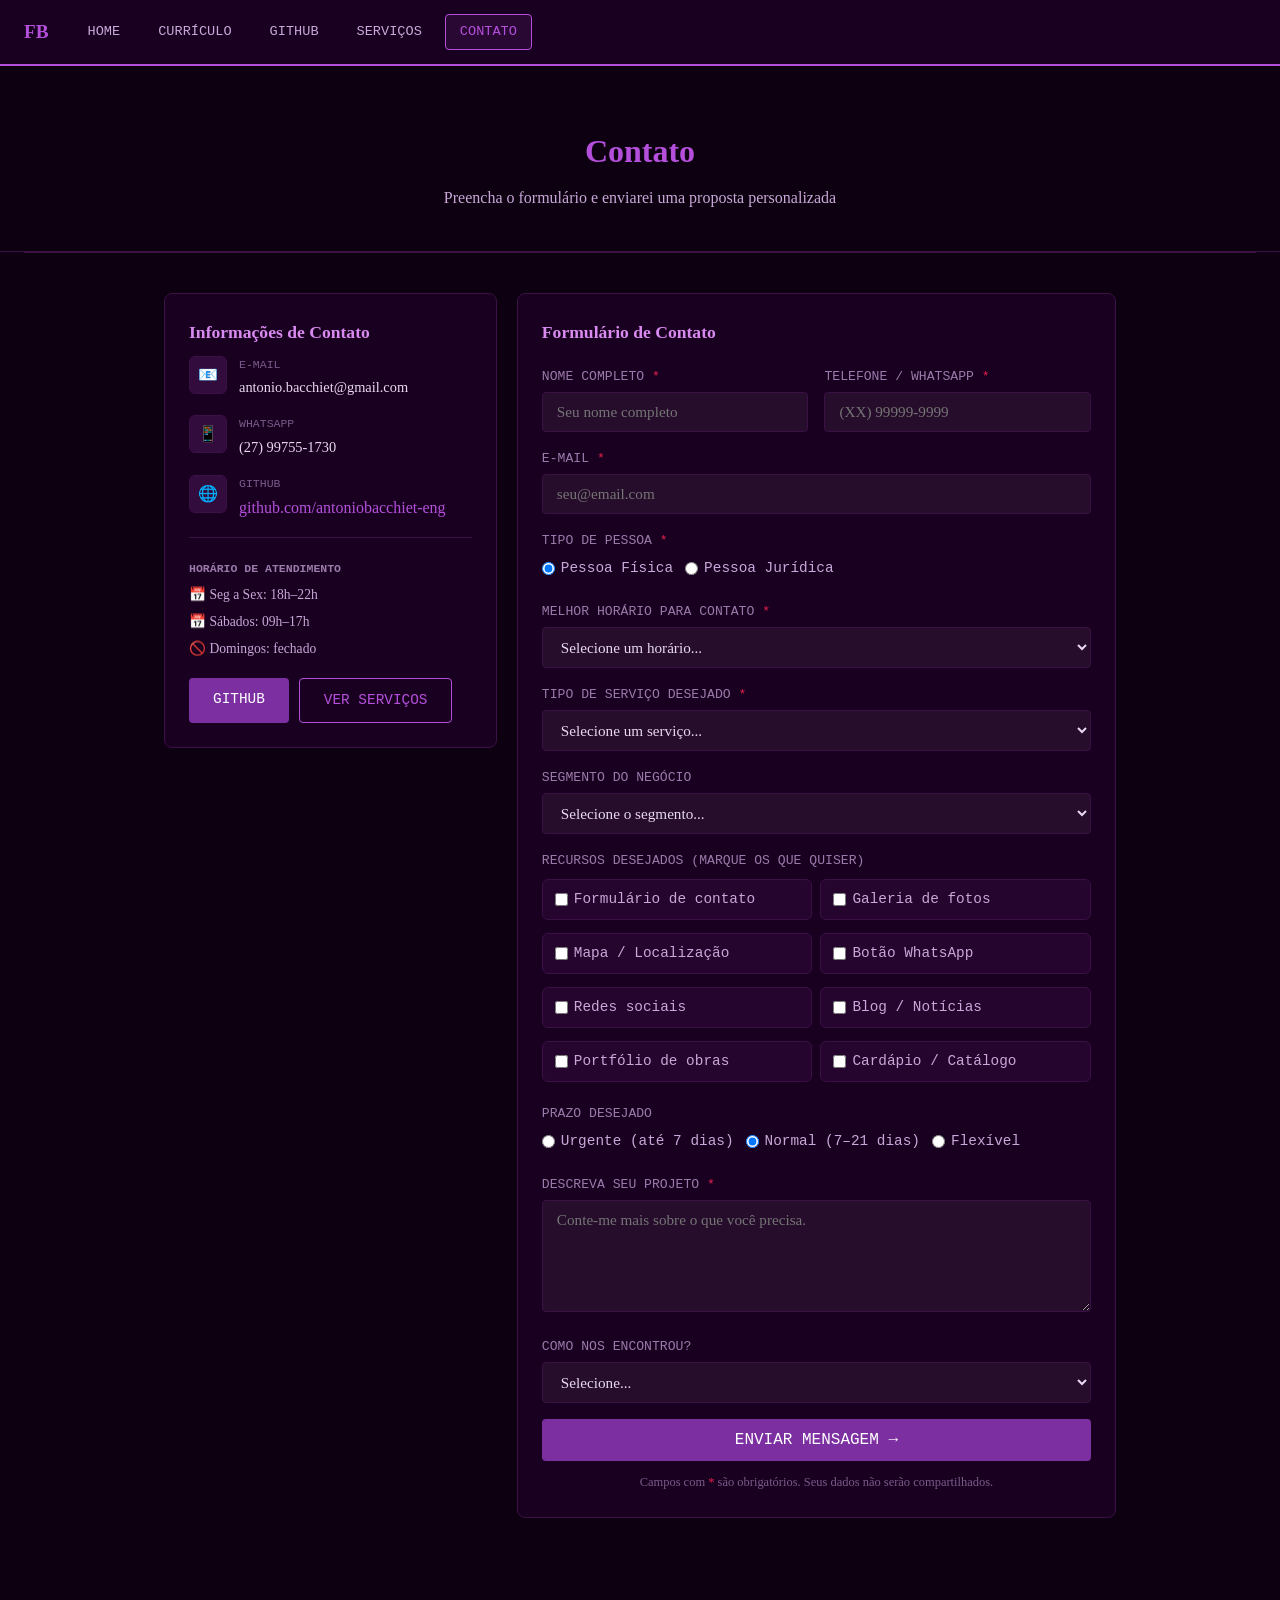
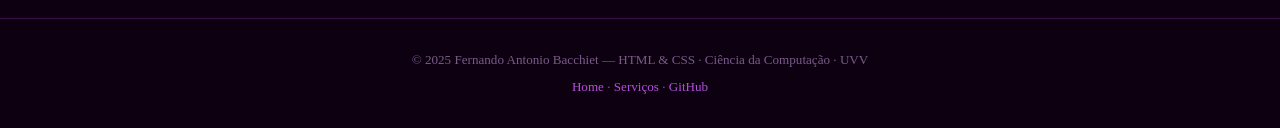
<file: paginas/contato.html>
<!DOCTYPE html>
<html lang="pt-BR">
<head>
  <meta charset="UTF-8" />
  <meta name="viewport" content="width=device-width, initial-scale=1.0" />
  <title>Contato — Fernando Bacchiet</title>
  <link rel="stylesheet" href="../style.css" />
</head>
<body>

<nav>
  <a class="logo" href="../index.html">FB</a>
  <ul>
    <li><a href="../index.html">Home</a></li>
    <li><a href="curriculo.html">Currículo</a></li>
    <li><a href="github.html">GitHub</a></li>
    <li><a href="servicos.html">Serviços</a></li>
    <li><a href="contato.html" class="ativo">Contato</a></li>
  </ul>
</nav>

<div class="cabecalho">
  <h1>Contato</h1>
  <p>Preencha o formulário e enviarei uma proposta personalizada</p>
</div>

<div class="divisor"></div>

<section class="secao">
  <div class="grade-contato">

    <!-- INFORMAÇÕES -->
    <div class="card">
      <h3>Informações de Contato</h3>

      <div class="info-contato-item">
        <div class="icone-contato">📧</div>
        <div>
          <div class="rotulo">E-mail</div>
          <div class="valor">antonio.bacchiet@gmail.com</div>
        </div>
      </div>

      <div class="info-contato-item">
        <div class="icone-contato">📱</div>
        <div>
          <div class="rotulo">WhatsApp</div>
          <div class="valor">(27) 99755-1730</div>
        </div>
      </div>

      <div class="info-contato-item">
        <div class="icone-contato">🌐</div>
        <div>
          <div class="rotulo">GitHub</div>
          <a href="https://github.com/antoniobacchiet-eng/landing-page-uvv-fernando-antonio" target="_blank">github.com/antoniobacchiet-eng</a>
        </div>
      </div>

      <div class="divisor" style="margin: 16px 0;"></div>

      <div style="color: #c8a8d8; font-size: 0.85rem; line-height: 2;">
        <strong style="color: #9a7aaa; font-size: 0.72rem; font-family: monospace; text-transform: uppercase;">Horário de Atendimento</strong><br>
        📅 Seg a Sex: 18h–22h<br>
        📅 Sábados: 09h–17h<br>
        🚫 Domingos: fechado
      </div>

      <div style="margin-top: 16px; display: flex; gap: 10px; flex-wrap: wrap;">
        <a class="btn" href="https://github.com/antoniobacchiet-eng/landing-page-uvv-fernando-antonio" target="_blank">GitHub</a>
        <a class="btn outline" href="servicos.html">Ver Serviços</a>
      </div>
    </div>

    <!-- FORMULÁRIO -->
    <div class="card">
      <h3 style="margin-bottom: 20px;">Formulário de Contato</h3>

      <div class="linha-form">
        <div class="form-grupo">
          <label>Nome Completo <span class="obrigatorio">*</span></label>
          <input type="text" id="nome" placeholder="Seu nome completo" />
        </div>
        <div class="form-grupo">
          <label>Telefone / WhatsApp <span class="obrigatorio">*</span></label>
          <input type="tel" id="telefone" placeholder="(XX) 99999-9999" />
        </div>
      </div>

      <div class="form-grupo">
        <label>E-mail <span class="obrigatorio">*</span></label>
        <input type="email" id="email" placeholder="seu@email.com" />
      </div>

      <div class="form-grupo">
        <label>Tipo de Pessoa <span class="obrigatorio">*</span></label>
        <div class="radio-grupo">
          <label><input type="radio" name="tipo_pessoa" value="fisica" checked /> Pessoa Física</label>
          <label><input type="radio" name="tipo_pessoa" value="juridica" /> Pessoa Jurídica</label>
        </div>
      </div>

      <div class="form-grupo">
        <label>Melhor Horário para Contato <span class="obrigatorio">*</span></label>
        <select id="horario">
          <option value="">Selecione um horário...</option>
          <option value="manha">Manhã (08h–12h)</option>
          <option value="tarde">Tarde (12h–17h)</option>
          <option value="noite">Noite (18h–22h)</option>
          <option value="qualquer">Qualquer horário</option>
        </select>
      </div>

      <div class="form-grupo">
        <label>Tipo de Serviço Desejado <span class="obrigatorio">*</span></label>
        <select id="servico">
          <option value="">Selecione um serviço...</option>
          <option value="basico">Site Básico (1–2 páginas) — R$ 120</option>
          <option value="intermediario">Site Intermediário (3–5 páginas) — R$ 250</option>
          <option value="completo">Site Completo (5+ páginas) — R$ 400</option>
          <option value="dinamico">Site Dinâmico (HTML + JS) — R$ 750</option>
          <option value="avancado">Site Avançado / Full Stack — A consultar</option>
          <option value="outro">Outro / Não sei ainda</option>
        </select>
      </div>

      <div class="form-grupo">
        <label>Segmento do Negócio</label>
        <select id="segmento">
          <option value="">Selecione o segmento...</option>
          <option value="restaurante">Restaurante / Lanchonete</option>
          <option value="academia">Academia / Fitness</option>
          <option value="livraria">Livraria</option>
          <option value="cafeteria">Cafeteria</option>
          <option value="esporte">Escola Esportiva</option>
          <option value="salao">Salão / Barbearia</option>
          <option value="clinica">Clínica / Consultório</option>
          <option value="loja">Loja / E-commerce</option>
          <option value="portfolio">Portfólio Pessoal</option>
          <option value="outro">Outro</option>
        </select>
      </div>

      <div class="form-grupo">
        <label>Recursos Desejados (marque os que quiser)</label>
        <div class="check-grupo" style="margin-top: 8px;">
          <label class="check-item"><input type="checkbox" name="recursos" value="formulario" /> Formulário de contato</label>
          <label class="check-item"><input type="checkbox" name="recursos" value="galeria" /> Galeria de fotos</label>
          <label class="check-item"><input type="checkbox" name="recursos" value="mapa" /> Mapa / Localização</label>
          <label class="check-item"><input type="checkbox" name="recursos" value="whatsapp" /> Botão WhatsApp</label>
          <label class="check-item"><input type="checkbox" name="recursos" value="redes" /> Redes sociais</label>
          <label class="check-item"><input type="checkbox" name="recursos" value="blog" /> Blog / Notícias</label>
          <label class="check-item"><input type="checkbox" name="recursos" value="portfolio" /> Portfólio de obras</label>
          <label class="check-item"><input type="checkbox" name="recursos" value="cardapio" /> Cardápio / Catálogo</label>
        </div>
      </div>

      <div class="form-grupo">
        <label>Prazo Desejado</label>
        <div class="radio-grupo">
          <label><input type="radio" name="prazo" value="urgente" /> Urgente (até 7 dias)</label>
          <label><input type="radio" name="prazo" value="normal" checked /> Normal (7–21 dias)</label>
          <label><input type="radio" name="prazo" value="flexivel" /> Flexível</label>
        </div>
      </div>

      <div class="form-grupo">
        <label>Descreva seu Projeto <span class="obrigatorio">*</span></label>
        <textarea id="descricao" placeholder="Conte-me mais sobre o que você precisa." rows="5"></textarea>
      </div>

      <div class="form-grupo">
        <label>Como nos encontrou?</label>
        <select id="origem">
          <option value="">Selecione...</option>
          <option value="indicacao">Indicação de amigo</option>
          <option value="google">Google</option>
          <option value="instagram">Instagram</option>
          <option value="linkedin">LinkedIn</option>
          <option value="github">GitHub</option>
          <option value="outro">Outro</option>
        </select>
      </div>

      <button class="btn" onclick="enviar()" style="width: 100%; padding: 12px; font-size: 1rem;">
        Enviar Mensagem →
      </button>

      <div class="aviso-sucesso" id="sucesso">
        ✅ Mensagem enviada! Retornarei em até 24 horas.
      </div>

      <p style="color: #7a5a8a; font-size: 0.78rem; margin-top: 12px; text-align: center;">
        Campos com <span class="obrigatorio">*</span> são obrigatórios. Seus dados não serão compartilhados.
      </p>
    </div>

  </div>
</section>

<footer>
  <p>© 2025 Fernando Antonio Bacchiet — HTML & CSS · Ciência da Computação · UVV</p>
  <p style="margin-top: 6px;">
    <a href="../index.html">Home</a> ·
    <a href="servicos.html">Serviços</a> ·
    <a href="github.html">GitHub</a>
  </p>
</footer>

<script>
function enviar() {
  const nome = document.getElementById('nome').value.trim();
  const email = document.getElementById('email').value.trim();
  const telefone = document.getElementById('telefone').value.trim();
  const horario = document.getElementById('horario').value;
  const servico = document.getElementById('servico').value;
  const descricao = document.getElementById('descricao').value.trim();

  if (!nome || !email || !telefone || !horario || !servico || !descricao) {
    alert('Por favor, preencha todos os campos obrigatórios (*).');
    return;
  }

  const btn = document.querySelector('button');
  btn.textContent = 'Enviando...';
  btn.disabled = true;

  setTimeout(function() {
    btn.textContent = 'Enviado ✓';
    document.getElementById('sucesso').style.display = 'block';
  }, 1500);
}
</script>

</body>
</html>
</file>
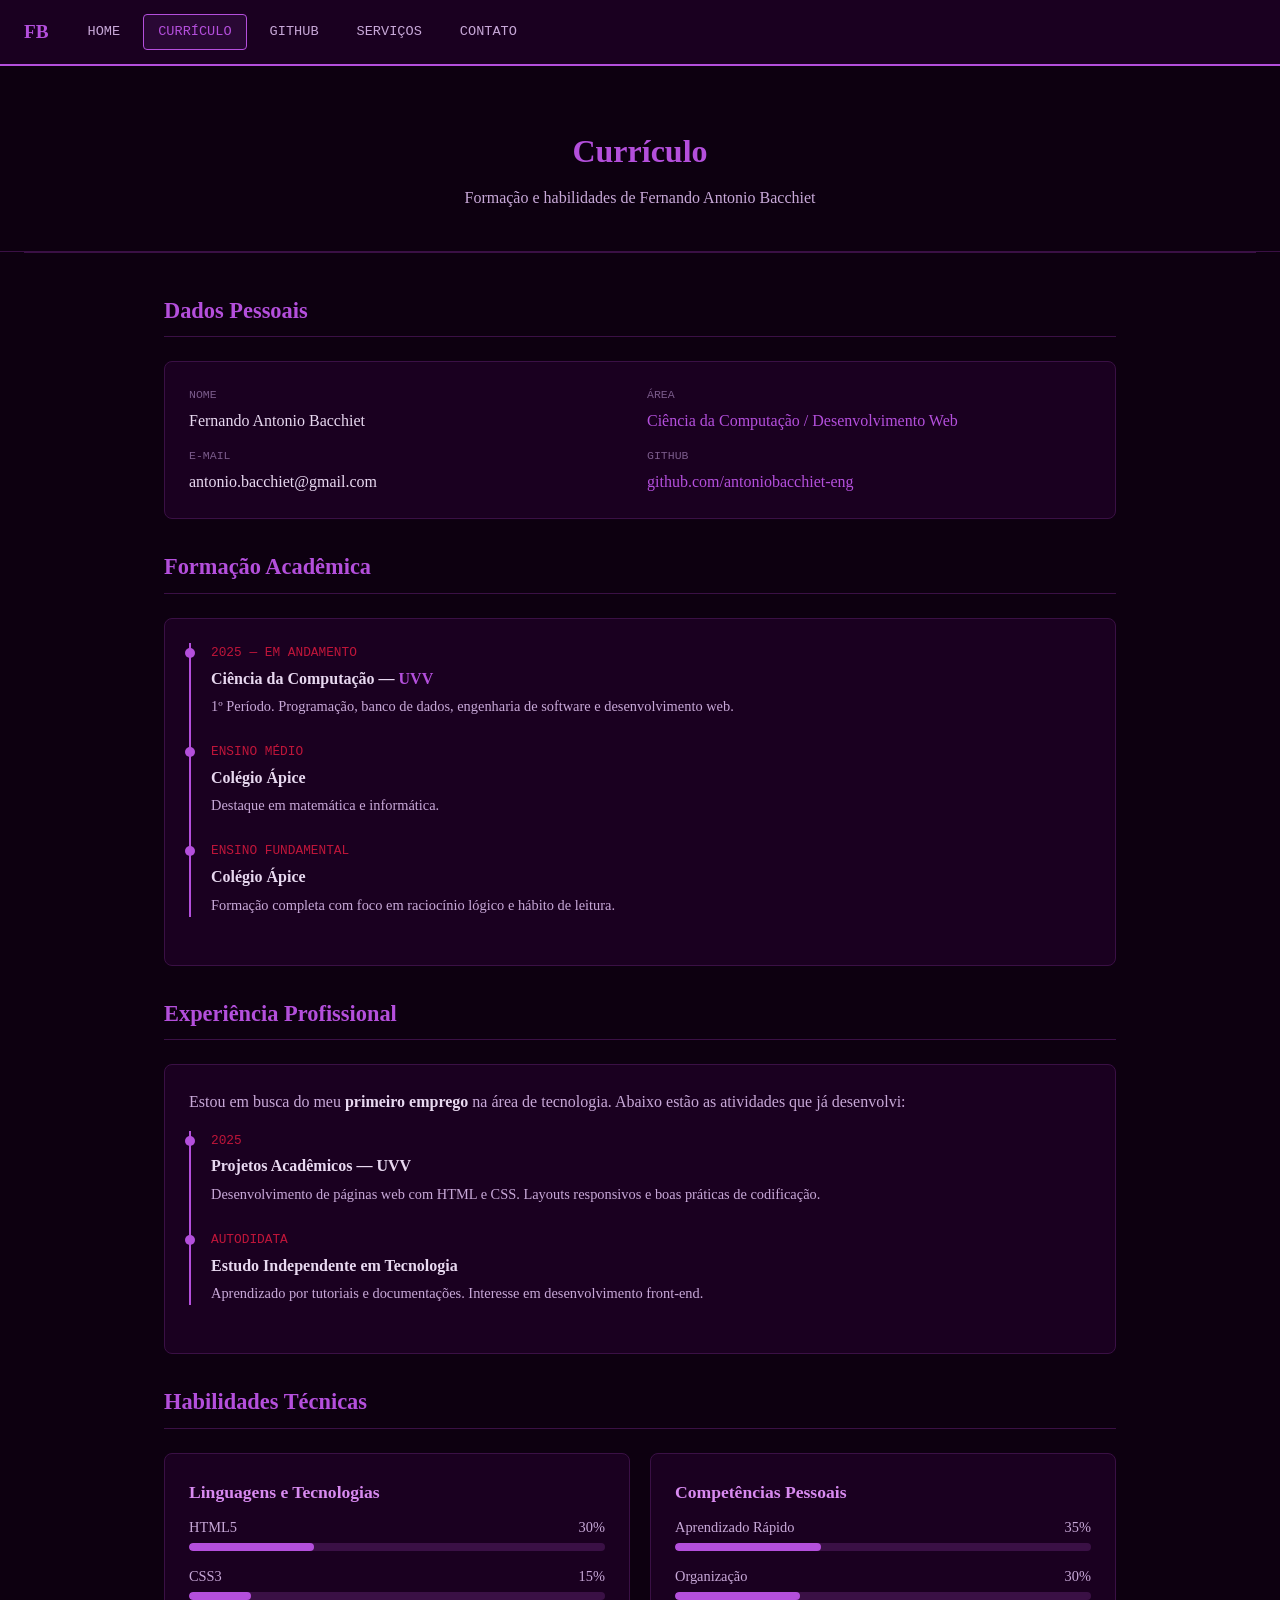
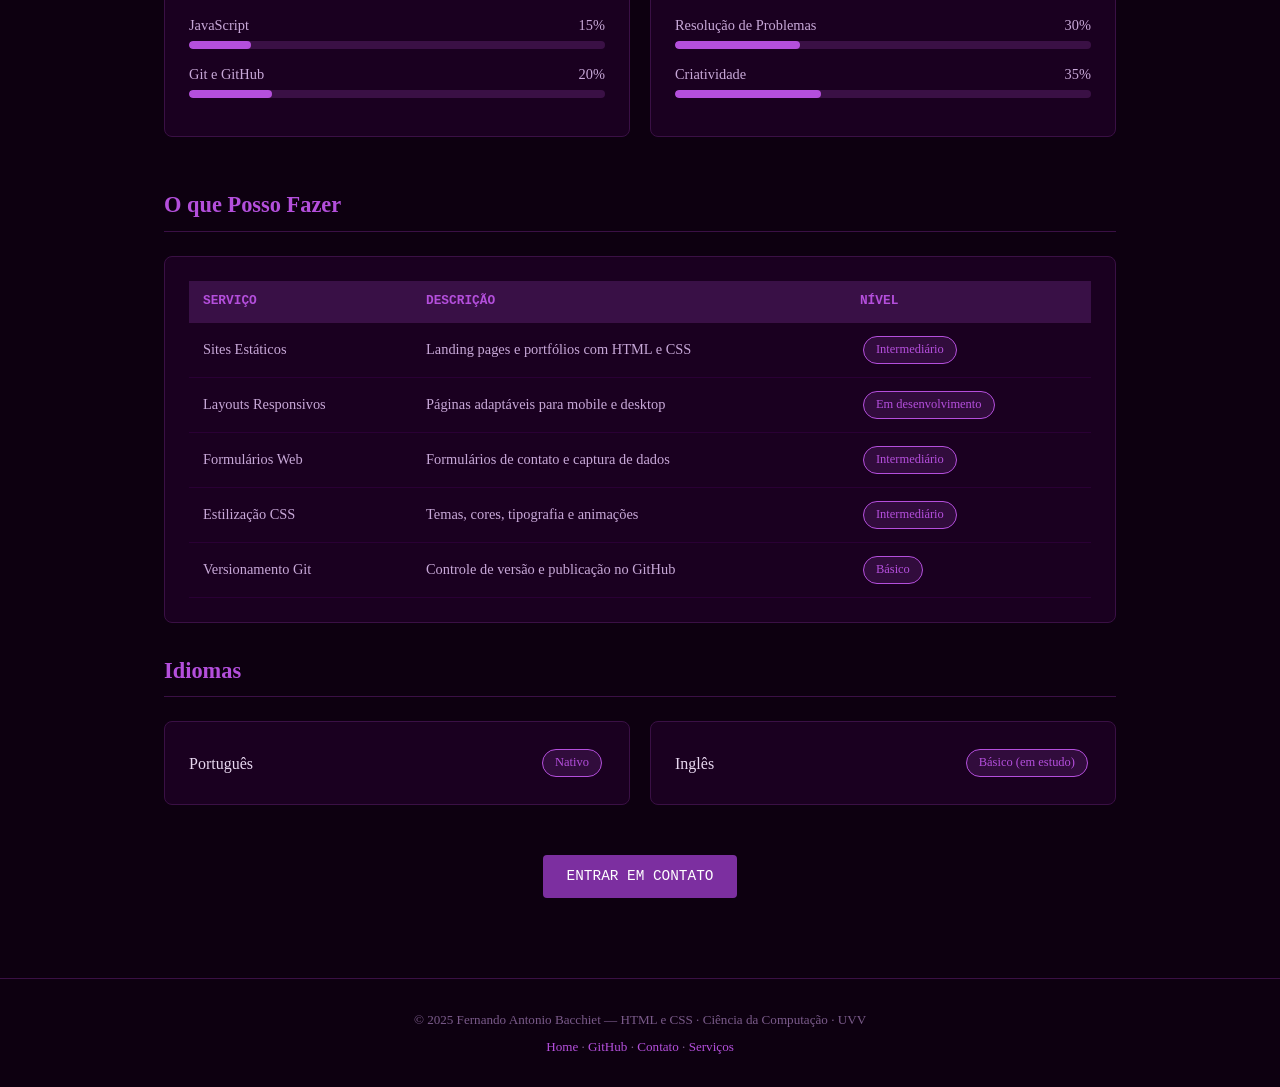
<file: paginas/curriculo.html>
<!DOCTYPE html>
<html lang="pt-BR">
<head>
  <meta charset="UTF-8" />
  <meta name="viewport" content="width=device-width, initial-scale=1.0" />
  <title>Currículo — Fernando Bacchiet</title>
  <link rel="stylesheet" href="../style.css" />
</head>
<body>

<nav>
  <a class="logo" href="../index.html">FB</a>
  <ul>
    <li><a href="../index.html">Home</a></li>
    <li><a href="curriculo.html" class="ativo">Currículo</a></li>
    <li><a href="github.html">GitHub</a></li>
    <li><a href="servicos.html">Serviços</a></li>
    <li><a href="contato.html">Contato</a></li>
  </ul>
</nav>

<div class="cabecalho">
  <h1>Currículo</h1>
  <p>Formação e habilidades de Fernando Antonio Bacchiet</p>
</div>

<div class="divisor"></div>

<section class="secao">

  <!-- DADOS PESSOAIS -->
  <h2>Dados Pessoais</h2>
  <div class="card" style="margin-bottom: 30px;">
    <div class="grade-2" style="gap: 14px;">
      <div>
        <div style="font-family: monospace; font-size: 0.72rem; color: #7a5a8a; text-transform: uppercase;">Nome</div>
        <div style="margin-top: 3px;">Fernando Antonio Bacchiet</div>
      </div>
      <div>
        <div style="font-family: monospace; font-size: 0.72rem; color: #7a5a8a; text-transform: uppercase;">Área</div>
        <div style="margin-top: 3px; color: #b44fdc;">Ciência da Computação / Desenvolvimento Web</div>
      </div>
      <div>
        <div style="font-family: monospace; font-size: 0.72rem; color: #7a5a8a; text-transform: uppercase;">E-mail</div>
        <div style="margin-top: 3px;">antonio.bacchiet@gmail.com</div>
      </div>
      <div>
        <div style="font-family: monospace; font-size: 0.72rem; color: #7a5a8a; text-transform: uppercase;">GitHub</div>
        <div style="margin-top: 3px;"><a href="https://github.com/antoniobacchiet-eng" target="_blank">github.com/antoniobacchiet-eng</a></div>
      </div>
    </div>
  </div>

  <!-- FORMAÇÃO -->
  <h2>Formação Acadêmica</h2>
  <div class="card" style="margin-bottom: 30px;">
    <div class="linha-tempo">
      <div class="item">
        <div class="ano">2025 — Em andamento</div>
        <div class="titulo">Ciência da Computação — <a href="https://www.uvv.br" target="_blank">UVV</a></div>
        <div class="desc">1º Período. Programação, banco de dados, engenharia de software e desenvolvimento web.</div>
      </div>
      <div class="item">
        <div class="ano">Ensino Médio</div>
        <div class="titulo">Colégio Ápice</div>
        <div class="desc">Destaque em matemática e informática.</div>
      </div>
      <div class="item">
        <div class="ano">Ensino Fundamental</div>
        <div class="titulo">Colégio Ápice</div>
        <div class="desc">Formação completa com foco em raciocínio lógico e hábito de leitura.</div>
      </div>
    </div>
  </div>

  <!-- EXPERIÊNCIA -->
  <h2>Experiência Profissional</h2>
  <div class="card" style="margin-bottom: 30px;">
    <p style="color: #c8a8d8; margin-bottom: 16px;">
      Estou em busca do meu <strong style="color: #e8d8f0;">primeiro emprego</strong> na área de tecnologia.
      Abaixo estão as atividades que já desenvolvi:
    </p>
    <div class="linha-tempo">
      <div class="item">
        <div class="ano">2025</div>
        <div class="titulo">Projetos Acadêmicos — UVV</div>
        <div class="desc">Desenvolvimento de páginas web com HTML e CSS. Layouts responsivos e boas práticas de codificação.</div>
      </div>
      <div class="item">
        <div class="ano">Autodidata</div>
        <div class="titulo">Estudo Independente em Tecnologia</div>
        <div class="desc">Aprendizado por tutoriais e documentações. Interesse em desenvolvimento front-end.</div>
      </div>
    </div>
  </div>

  <!-- HABILIDADES -->
  <h2>Habilidades Técnicas</h2>
  <div class="grade-2" style="margin-bottom: 30px;">
    <div class="card">
      <h3>Linguagens e Tecnologias</h3>
      <div class="habilidade">
        <div class="nome"><span>HTML5</span><span>30%</span></div>
        <div class="barra"><div class="barra-fill" style="width: 30%"></div></div>
      </div>
      <div class="habilidade">
        <div class="nome"><span>CSS3</span><span>15%</span></div>
        <div class="barra"><div class="barra-fill" style="width: 15%"></div></div>
      </div>
      <div class="habilidade">
        <div class="nome"><span>JavaScript</span><span>15%</span></div>
        <div class="barra"><div class="barra-fill" style="width: 15%"></div></div>
      </div>
      <div class="habilidade">
        <div class="nome"><span>Git e GitHub</span><span>20%</span></div>
        <div class="barra"><div class="barra-fill" style="width: 20%"></div></div>
      </div>
    </div>
    <div class="card">
      <h3>Competências Pessoais</h3>
      <div class="habilidade">
        <div class="nome"><span>Aprendizado Rápido</span><span>35%</span></div>
        <div class="barra"><div class="barra-fill" style="width: 35%"></div></div>
      </div>
      <div class="habilidade">
        <div class="nome"><span>Organização</span><span>30%</span></div>
        <div class="barra"><div class="barra-fill" style="width: 30%"></div></div>
      </div>
      <div class="habilidade">
        <div class="nome"><span>Resolução de Problemas</span><span>30%</span></div>
        <div class="barra"><div class="barra-fill" style="width: 30%"></div></div>
      </div>
      <div class="habilidade">
        <div class="nome"><span>Criatividade</span><span>35%</span></div>
        <div class="barra"><div class="barra-fill" style="width: 35%"></div></div>
      </div>
    </div>
  </div>

  <!-- O QUE POSSO FAZER -->
  <h2>O que Posso Fazer</h2>
  <div class="card" style="margin-bottom: 30px; overflow-x: auto;">
    <table>
      <thead>
        <tr>
          <th>Serviço</th>
          <th>Descrição</th>
          <th>Nível</th>
        </tr>
      </thead>
      <tbody>
        <tr>
          <td>Sites Estáticos</td>
          <td>Landing pages e portfólios com HTML e CSS</td>
          <td><span class="tag">Intermediário</span></td>
        </tr>
        <tr>
          <td>Layouts Responsivos</td>
          <td>Páginas adaptáveis para mobile e desktop</td>
          <td><span class="tag">Em desenvolvimento</span></td>
        </tr>
        <tr>
          <td>Formulários Web</td>
          <td>Formulários de contato e captura de dados</td>
          <td><span class="tag">Intermediário</span></td>
        </tr>
        <tr>
          <td>Estilização CSS</td>
          <td>Temas, cores, tipografia e animações</td>
          <td><span class="tag">Intermediário</span></td>
        </tr>
        <tr>
          <td>Versionamento Git</td>
          <td>Controle de versão e publicação no GitHub</td>
          <td><span class="tag">Básico</span></td>
        </tr>
      </tbody>
    </table>
  </div>

  <!-- IDIOMAS -->
  <h2>Idiomas</h2>
  <div class="grade-2">
    <div class="card">
      <div style="display: flex; justify-content: space-between; align-items: center;">
        <span>Português</span>
        <span class="tag">Nativo</span>
      </div>
    </div>
    <div class="card">
      <div style="display: flex; justify-content: space-between; align-items: center;">
        <span>Inglês</span>
        <span class="tag">Básico (em estudo)</span>
      </div>
    </div>
  </div>

  <div style="text-align: center; margin-top: 30px;">
    <a class="btn" href="contato.html">Entrar em Contato</a>
  </div>

</section>

<footer>
  <p>© 2025 Fernando Antonio Bacchiet — HTML e CSS · Ciência da Computação · UVV</p>
  <p style="margin-top: 6px;">
    <a href="../index.html">Home</a> ·
    <a href="github.html">GitHub</a> ·
    <a href="contato.html">Contato</a> ·
    <a href="servicos.html">Serviços</a>
  </p>
</footer>

</body>
</html>
</file>
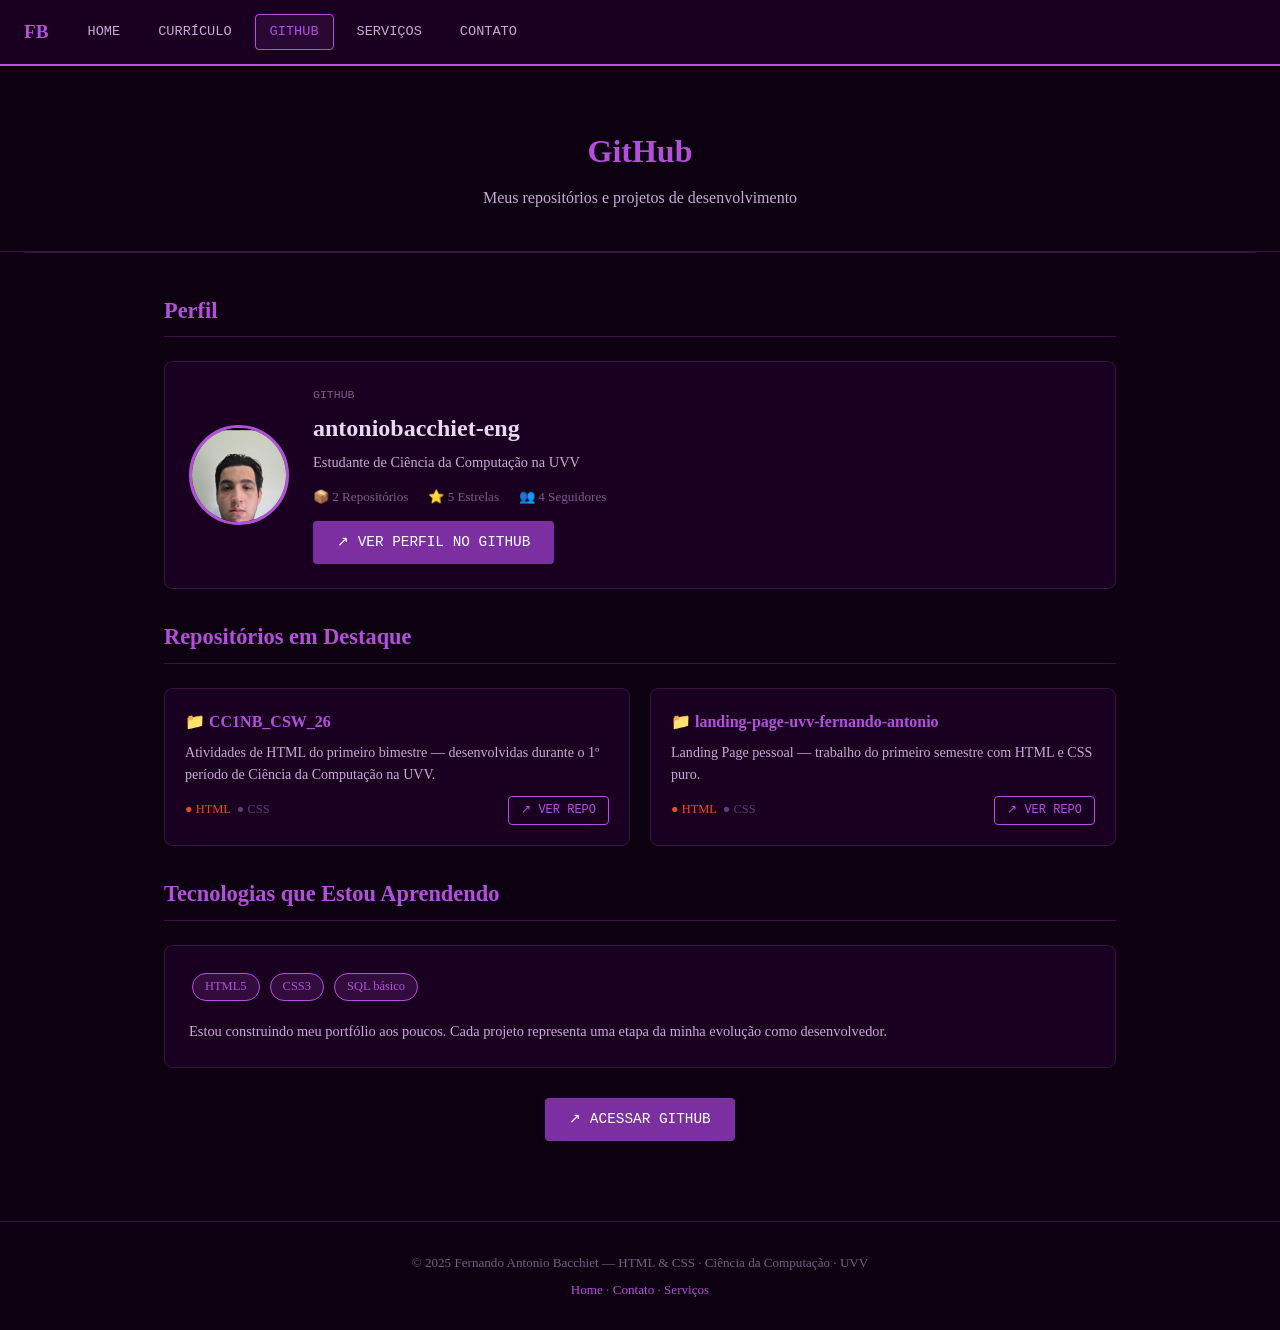
<file: paginas/github.html>
<!DOCTYPE html>
<html lang="pt-BR">
<head>
  <meta charset="UTF-8" />
  <meta name="viewport" content="width=device-width, initial-scale=1.0" />
  <title>GitHub — Fernando Bacchiet</title>
  <link rel="stylesheet" href="../style.css" />
</head>
<body>

<nav>
  <a class="logo" href="../index.html">FB</a>
  <ul>
    <li><a href="../index.html">Home</a></li>
    <li><a href="curriculo.html">Currículo</a></li>
    <li><a href="github.html" class="ativo">GitHub</a></li>
    <li><a href="servicos.html">Serviços</a></li>
    <li><a href="contato.html">Contato</a></li>
  </ul>
</nav>

<div class="cabecalho">
  <h1>GitHub</h1>
  <p>Meus repositórios e projetos de desenvolvimento</p>
</div>

<div class="divisor"></div>

<section class="secao">

  <!-- PERFIL -->
  <h2>Perfil</h2>
  <div class="card" style="margin-bottom: 30px; display: flex; align-items: center; gap: 24px; flex-wrap: wrap;">
    <div style="flex-shrink: 0;">
      <img src="../assets/imagens/fernando.jpeg" alt="Fernando Bacchiet"
           style="width: 100px; height: 100px; border-radius: 50%; border: 3px solid #b44fdc; object-fit: cover; object-position: center top; display: block;" />
    </div>
    <div>
      <div style="font-family: monospace; font-size: 0.72rem; color: #7a5a8a; text-transform: uppercase;">GitHub</div>
      <div style="font-size: 1.5rem; font-weight: bold; color: #e8d8f0; margin: 4px 0;">antoniobacchiet-eng</div>
      <div style="color: #c8a8d8; font-size: 0.9rem;">Estudante de Ciência da Computação na UVV</div>
      <div style="margin-top: 12px; display: flex; gap: 20px; font-size: 0.82rem; color: #7a5a8a;">
        <span>📦 2 Repositórios</span>
        <span>⭐ 5 Estrelas</span>
        <span>👥 4 Seguidores</span>
      </div>
      <div style="margin-top: 14px;">
        <a class="btn" href="https://github.com/antoniobacchiet-eng" target="_blank">↗ Ver Perfil no GitHub</a>
      </div>
    </div>
  </div>

  <!-- REPOSITÓRIOS -->
  <h2>Repositórios em Destaque</h2>
  <div class="grade-2" style="margin-bottom: 30px;">
    <div class="repo">
      <div class="nome-repo">📁 CC1NB_CSW_26</div>
      <div class="desc-repo">Atividades de HTML do primeiro bimestre — desenvolvidas durante o 1º período de Ciência da Computação na UVV.</div>
      <div class="info" style="margin-top: 10px; display: flex; justify-content: space-between; align-items: center; flex-wrap: wrap; gap: 8px;">
        <div><span style="color: #e34c26;">● HTML</span> &nbsp;<span style="color: #563d7c;">● CSS</span></div>
        <a href="https://github.com/antoniobacchiet-eng/CC1NB_CSW_26" target="_blank" class="btn outline" style="font-size: 0.75rem; padding: 4px 12px;">↗ Ver Repo</a>
      </div>
    </div>

    <div class="repo">
      <div class="nome-repo">📁 landing-page-uvv-fernando-antonio</div>
      <div class="desc-repo">Landing Page pessoal — trabalho do primeiro semestre com HTML e CSS puro.</div>
      <div class="info" style="margin-top: 10px; display: flex; justify-content: space-between; align-items: center; flex-wrap: wrap; gap: 8px;">
        <div><span style="color: #e34c26;">● HTML</span> &nbsp;<span style="color: #563d7c;">● CSS</span></div>
        <a href="https://github.com/antoniobacchiet-eng/landing-page-uvv-fernando-antonio" target="_blank" class="btn outline" style="font-size: 0.75rem; padding: 4px 12px;">↗ Ver Repo</a>
      </div>
    </div>
  </div>

  <!-- TECNOLOGIAS -->
  <h2>Tecnologias que Estou Aprendendo</h2>
  <div class="card">
    <div>
      <span class="tag">HTML5</span>
      <span class="tag">CSS3</span>
      <span class="tag">SQL básico</span>
    </div>
    <p style="color: #c8a8d8; font-size: 0.9rem; margin-top: 16px;">
      Estou construindo meu portfólio aos poucos. Cada projeto representa uma etapa da minha evolução como desenvolvedor.
    </p>
  </div>

  <div style="text-align: center; margin-top: 30px;">
    <a class="btn" href="https://github.com/antoniobacchiet-eng" target="_blank">↗ Acessar GitHub</a>
  </div>

</section>

<footer>
  <p>© 2025 Fernando Antonio Bacchiet — HTML & CSS · Ciência da Computação · UVV</p>
  <p style="margin-top: 6px;">
    <a href="../index.html">Home</a> ·
    <a href="contato.html">Contato</a> ·
    <a href="servicos.html">Serviços</a>
  </p>
</footer>

</body>
</html>
</file>
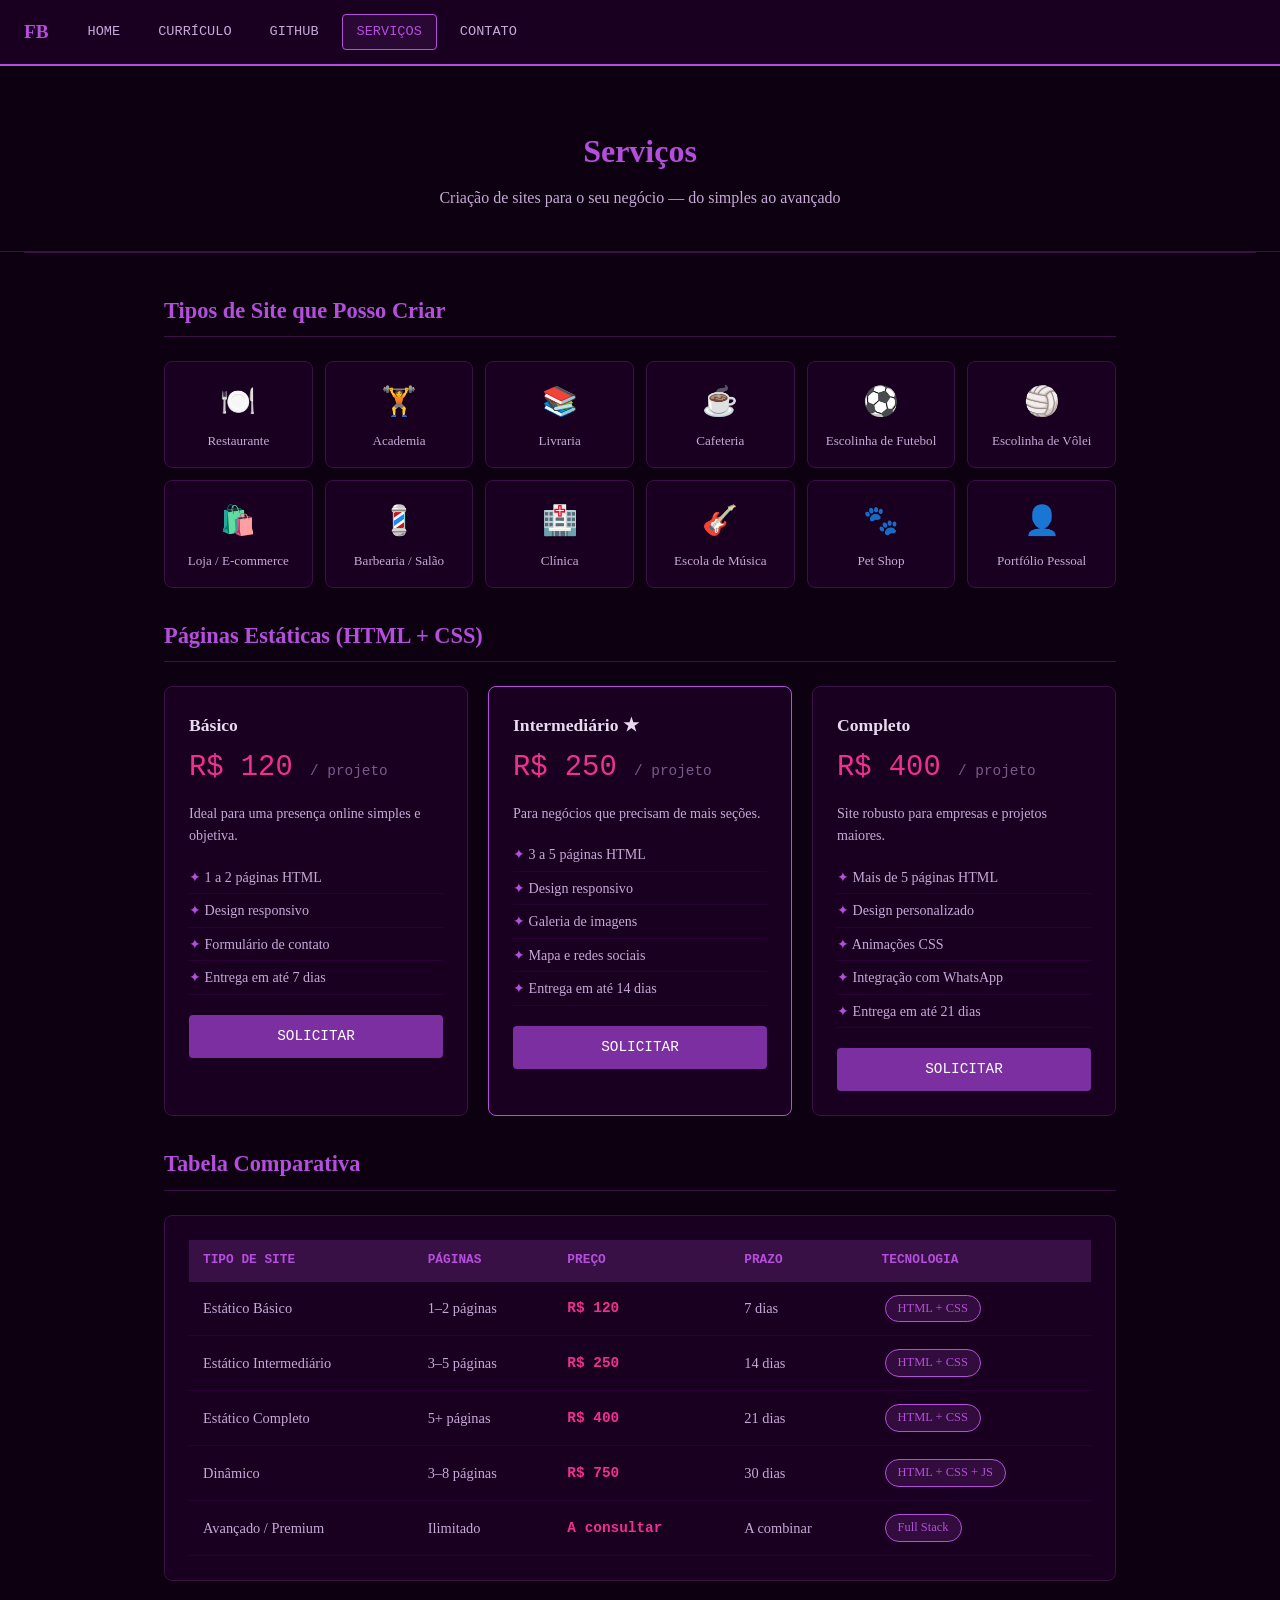
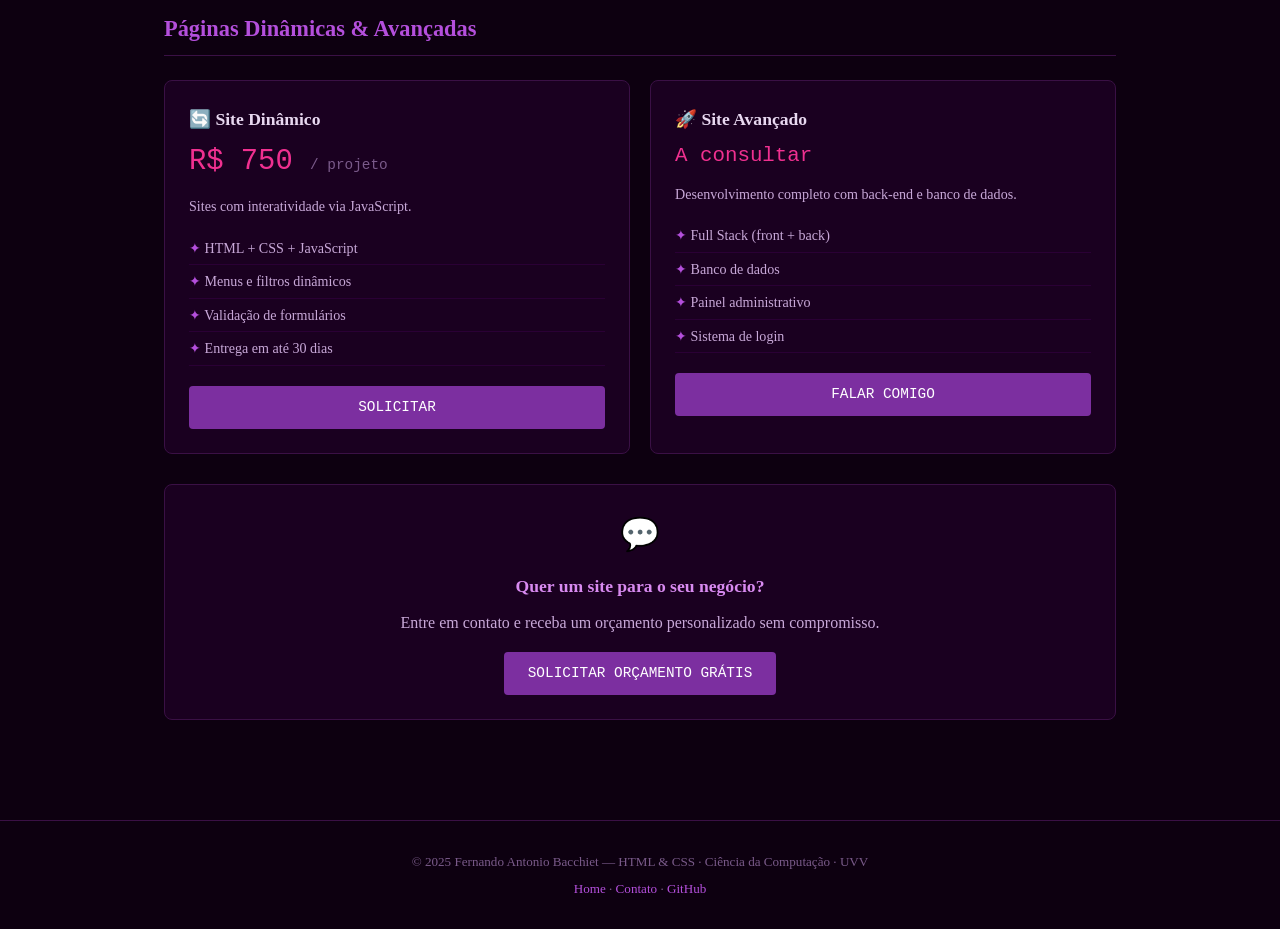
<file: paginas/servicos.html>
<!DOCTYPE html>
<html lang="pt-BR">
<head>
  <meta charset="UTF-8" />
  <meta name="viewport" content="width=device-width, initial-scale=1.0" />
  <title>Serviços — Fernando Bacchiet</title>
  <link rel="stylesheet" href="../style.css" />
</head>
<body>

<nav>
  <a class="logo" href="../index.html">FB</a>
  <ul>
    <li><a href="../index.html">Home</a></li>
    <li><a href="curriculo.html">Currículo</a></li>
    <li><a href="github.html">GitHub</a></li>
    <li><a href="servicos.html" class="ativo">Serviços</a></li>
    <li><a href="contato.html">Contato</a></li>
  </ul>
</nav>

<div class="cabecalho">
  <h1>Serviços</h1>
  <p>Criação de sites para o seu negócio — do simples ao avançado</p>
</div>

<div class="divisor"></div>

<section class="secao">

  <!-- SEGMENTOS -->
  <h2>Tipos de Site que Posso Criar</h2>
  <div class="grade-segmentos" style="margin-bottom: 30px;">
    <div class="segmento"><div class="icone">🍽️</div><div class="nome">Restaurante</div></div>
    <div class="segmento"><div class="icone">🏋️</div><div class="nome">Academia</div></div>
    <div class="segmento"><div class="icone">📚</div><div class="nome">Livraria</div></div>
    <div class="segmento"><div class="icone">☕</div><div class="nome">Cafeteria</div></div>
    <div class="segmento"><div class="icone">⚽</div><div class="nome">Escolinha de Futebol</div></div>
    <div class="segmento"><div class="icone">🏐</div><div class="nome">Escolinha de Vôlei</div></div>
    <div class="segmento"><div class="icone">🛍️</div><div class="nome">Loja / E-commerce</div></div>
    <div class="segmento"><div class="icone">💈</div><div class="nome">Barbearia / Salão</div></div>
    <div class="segmento"><div class="icone">🏥</div><div class="nome">Clínica</div></div>
    <div class="segmento"><div class="icone">🎸</div><div class="nome">Escola de Música</div></div>
    <div class="segmento"><div class="icone">🐾</div><div class="nome">Pet Shop</div></div>
    <div class="segmento"><div class="icone">👤</div><div class="nome">Portfólio Pessoal</div></div>
  </div>

  <!-- PLANOS ESTÁTICOS -->
  <h2>Páginas Estáticas (HTML + CSS)</h2>
  <div class="grade-planos">
    <div class="plano">
      <div class="nome">Básico</div>
      <div class="preco-plano">R$ 120 <span>/ projeto</span></div>
      <div class="desc">Ideal para uma presença online simples e objetiva.</div>
      <ul>
        <li>1 a 2 páginas HTML</li>
        <li>Design responsivo</li>
        <li>Formulário de contato</li>
        <li>Entrega em até 7 dias</li>
      </ul>
      <a class="btn" href="contato.html" style="display: block; text-align: center;">Solicitar</a>
    </div>

    <div class="plano destaque">
      <div class="nome">Intermediário ★</div>
      <div class="preco-plano">R$ 250 <span>/ projeto</span></div>
      <div class="desc">Para negócios que precisam de mais seções.</div>
      <ul>
        <li>3 a 5 páginas HTML</li>
        <li>Design responsivo</li>
        <li>Galeria de imagens</li>
        <li>Mapa e redes sociais</li>
        <li>Entrega em até 14 dias</li>
      </ul>
      <a class="btn" href="contato.html" style="display: block; text-align: center;">Solicitar</a>
    </div>

    <div class="plano">
      <div class="nome">Completo</div>
      <div class="preco-plano">R$ 400 <span>/ projeto</span></div>
      <div class="desc">Site robusto para empresas e projetos maiores.</div>
      <ul>
        <li>Mais de 5 páginas HTML</li>
        <li>Design personalizado</li>
        <li>Animações CSS</li>
        <li>Integração com WhatsApp</li>
        <li>Entrega em até 21 dias</li>
      </ul>
      <a class="btn" href="contato.html" style="display: block; text-align: center;">Solicitar</a>
    </div>
  </div>

  <!-- TABELA COMPARATIVA -->
  <h2>Tabela Comparativa</h2>
  <div class="card" style="overflow-x: auto; margin-bottom: 30px;">
    <table>
      <thead>
        <tr>
          <th>Tipo de Site</th>
          <th>Páginas</th>
          <th>Preço</th>
          <th>Prazo</th>
          <th>Tecnologia</th>
        </tr>
      </thead>
      <tbody>
        <tr>
          <td>Estático Básico</td>
          <td>1–2 páginas</td>
          <td class="preco">R$ 120</td>
          <td>7 dias</td>
          <td><span class="tag">HTML + CSS</span></td>
        </tr>
        <tr>
          <td>Estático Intermediário</td>
          <td>3–5 páginas</td>
          <td class="preco">R$ 250</td>
          <td>14 dias</td>
          <td><span class="tag">HTML + CSS</span></td>
        </tr>
        <tr>
          <td>Estático Completo</td>
          <td>5+ páginas</td>
          <td class="preco">R$ 400</td>
          <td>21 dias</td>
          <td><span class="tag">HTML + CSS</span></td>
        </tr>
        <tr>
          <td>Dinâmico</td>
          <td>3–8 páginas</td>
          <td class="preco">R$ 750</td>
          <td>30 dias</td>
          <td><span class="tag">HTML + CSS + JS</span></td>
        </tr>
        <tr>
          <td>Avançado / Premium</td>
          <td>Ilimitado</td>
          <td class="preco">A consultar</td>
          <td>A combinar</td>
          <td><span class="tag">Full Stack</span></td>
        </tr>
      </tbody>
    </table>
  </div>

  <!-- PLANOS DINÂMICO E AVANÇADO -->
  <h2>Páginas Dinâmicas & Avançadas</h2>
  <div class="grade-2" style="margin-bottom: 30px;">
    <div class="plano">
      <div class="nome">🔄 Site Dinâmico</div>
      <div class="preco-plano">R$ 750 <span>/ projeto</span></div>
      <div class="desc">Sites com interatividade via JavaScript.</div>
      <ul>
        <li>HTML + CSS + JavaScript</li>
        <li>Menus e filtros dinâmicos</li>
        <li>Validação de formulários</li>
        <li>Entrega em até 30 dias</li>
      </ul>
      <a class="btn" href="contato.html" style="display: block; text-align: center;">Solicitar</a>
    </div>

    <div class="plano">
      <div class="nome">🚀 Site Avançado</div>
      <div class="preco-plano" style="font-size: 1.3rem;">A consultar</div>
      <div class="desc">Desenvolvimento completo com back-end e banco de dados.</div>
      <ul>
        <li>Full Stack (front + back)</li>
        <li>Banco de dados</li>
        <li>Painel administrativo</li>
        <li>Sistema de login</li>
      </ul>
      <a class="btn" href="contato.html" style="display: block; text-align: center;">Falar Comigo</a>
    </div>
  </div>

  <!-- CTA -->
  <div class="card" style="text-align: center;">
    <div style="font-size: 2rem; margin-bottom: 12px;">💬</div>
    <h3 style="margin-bottom: 10px;">Quer um site para o seu negócio?</h3>
    <p style="color: #c8a8d8; margin-bottom: 16px;">Entre em contato e receba um orçamento personalizado sem compromisso.</p>
    <a class="btn" href="contato.html">Solicitar Orçamento Grátis</a>
  </div>

</section>

<footer>
  <p>© 2025 Fernando Antonio Bacchiet — HTML & CSS · Ciência da Computação · UVV</p>
  <p style="margin-top: 6px;">
    <a href="../index.html">Home</a> ·
    <a href="contato.html">Contato</a> ·
    <a href="github.html">GitHub</a>
  </p>
</footer>

</body>
</html>
</file>
<file: style.css>
/* ===== RESET ===== */
* {
  margin: 0;
  padding: 0;
  box-sizing: border-box;
}

/* ===== CORES E FONTES ===== */
body {
  background-color: #0d0010;
  color: #e8d8f0;
  font-family: Georgia, serif;
  font-size: 16px;
  line-height: 1.6;
}

a {
  color: #b44fdc;
  text-decoration: none;
}

a:hover {
  text-decoration: underline;
}

/* ===== NAVEGAÇÃO ===== */
nav {
  background-color: #1a0020;
  border-bottom: 2px solid #b44fdc;
  padding: 14px 24px;
  display: flex;
  align-items: center;
  gap: 24px;
}

nav .logo {
  font-size: 1.2rem;
  font-weight: bold;
  color: #b44fdc;
}

nav ul {
  list-style: none;
  display: flex;
  gap: 8px;
  flex-wrap: wrap;
}

nav ul a {
  display: block;
  padding: 6px 14px;
  color: #c8a8d8;
  border: 1px solid transparent;
  border-radius: 4px;
  font-family: monospace;
  font-size: 0.85rem;
  text-transform: uppercase;
  text-decoration: none;
}

nav ul a:hover,
nav ul a.ativo {
  color: #b44fdc;
  border-color: #b44fdc;
  background-color: rgba(180, 79, 220, 0.1);
}

/* ===== CABEÇALHO DA PÁGINA ===== */
.cabecalho {
  text-align: center;
  padding: 60px 24px 40px;
  border-bottom: 1px solid #3a1045;
}

.cabecalho img.foto {
  width: 150px;
  height: 150px;
  border-radius: 50%;
  border: 3px solid #b44fdc;
  object-fit: cover;
  object-position: center top;
  display: block;
  margin: 0 auto 20px;
}

.cabecalho h1 {
  font-size: 2rem;
  color: #b44fdc;
  margin-bottom: 8px;
}

.cabecalho p {
  color: #c8a8d8;
  font-size: 1rem;
}

.cabecalho .botoes {
  margin-top: 20px;
  display: flex;
  gap: 12px;
  justify-content: center;
  flex-wrap: wrap;
}

/* ===== BOTÕES ===== */
.btn {
  display: inline-block;
  padding: 10px 24px;
  background-color: #7c2fa0;
  color: #fff;
  border: none;
  border-radius: 4px;
  font-family: monospace;
  font-size: 0.9rem;
  text-transform: uppercase;
  cursor: pointer;
  text-decoration: none;
}

.btn:hover {
  background-color: #9b3fc0;
  text-decoration: none;
}

.btn.outline {
  background-color: transparent;
  border: 1px solid #b44fdc;
  color: #b44fdc;
}

.btn.outline:hover {
  background-color: rgba(180, 79, 220, 0.1);
}

/* ===== SEÇÕES ===== */
.secao {
  max-width: 1000px;
  margin: 0 auto;
  padding: 40px 24px;
}

.secao h2 {
  font-size: 1.4rem;
  color: #b44fdc;
  border-bottom: 1px solid #3a1045;
  padding-bottom: 8px;
  margin-bottom: 24px;
}

.secao h3 {
  font-size: 1.1rem;
  color: #d88af0;
  margin-bottom: 10px;
}

.divisor {
  height: 1px;
  background-color: #3a1045;
  margin: 0 24px;
}

/* ===== CARDS ===== */
.card {
  background-color: #1a0020;
  border: 1px solid #3a1045;
  border-radius: 8px;
  padding: 24px;
  margin-bottom: 20px;
}

.card:hover {
  border-color: #b44fdc;
}

/* ===== GRADE 2 COLUNAS ===== */
.grade-2 {
  display: grid;
  grid-template-columns: 1fr 1fr;
  gap: 20px;
}

.grade-3 {
  display: grid;
  grid-template-columns: repeat(3, 1fr);
  gap: 20px;
}

@media (max-width: 700px) {
  .grade-2,
  .grade-3 {
    grid-template-columns: 1fr;
  }

  nav {
    flex-wrap: wrap;
  }
}

/* ===== BARRAS DE HABILIDADE ===== */
.habilidade {
  margin-bottom: 14px;
}

.habilidade .nome {
  display: flex;
  justify-content: space-between;
  font-size: 0.9rem;
  color: #c8a8d8;
  margin-bottom: 4px;
}

.barra {
  height: 8px;
  background-color: #3a1045;
  border-radius: 4px;
  overflow: hidden;
}

.barra-fill {
  height: 100%;
  background-color: #b44fdc;
  border-radius: 4px;
}

/* ===== LINHA DO TEMPO ===== */
.linha-tempo {
  border-left: 2px solid #b44fdc;
  padding-left: 20px;
}

.linha-tempo .item {
  margin-bottom: 24px;
  position: relative;
}

.linha-tempo .item::before {
  content: '';
  width: 10px;
  height: 10px;
  background-color: #b44fdc;
  border-radius: 50%;
  position: absolute;
  left: -26px;
  top: 5px;
}

.linha-tempo .ano {
  font-family: monospace;
  font-size: 0.8rem;
  color: #c0153a;
  text-transform: uppercase;
  margin-bottom: 2px;
}

.linha-tempo .titulo {
  font-weight: bold;
  color: #e8d8f0;
  margin-bottom: 4px;
}

.linha-tempo .desc {
  color: #c8a8d8;
  font-size: 0.9rem;
}

/* ===== ETIQUETAS ===== */
.tag {
  display: inline-block;
  padding: 3px 12px;
  background-color: rgba(180, 79, 220, 0.15);
  border: 1px solid #b44fdc;
  border-radius: 20px;
  font-size: 0.78rem;
  color: #b44fdc;
  margin: 3px;
}

/* ===== TABELA ===== */
table {
  width: 100%;
  border-collapse: collapse;
  font-size: 0.9rem;
}

th {
  background-color: rgba(180, 79, 220, 0.2);
  color: #b44fdc;
  padding: 10px 14px;
  text-align: left;
  font-family: monospace;
  font-size: 0.8rem;
  text-transform: uppercase;
  border-bottom: 1px solid #3a1045;
}

td {
  padding: 10px 14px;
  border-bottom: 1px solid #2a0035;
  color: #c8a8d8;
}

tr:hover td {
  background-color: rgba(180, 79, 220, 0.05);
}

.preco {
  color: #f03090;
  font-family: monospace;
  font-weight: bold;
}

/* ===== FORMULÁRIO ===== */
.form-grupo {
  margin-bottom: 16px;
}

label {
  display: block;
  font-size: 0.82rem;
  font-family: monospace;
  text-transform: uppercase;
  color: #9a7aaa;
  margin-bottom: 5px;
}

input[type="text"],
input[type="email"],
input[type="tel"],
select,
textarea {
  width: 100%;
  background-color: rgba(255, 255, 255, 0.05);
  border: 1px solid #3a1045;
  border-radius: 4px;
  padding: 10px 14px;
  color: #e8d8f0;
  font-family: Georgia, serif;
  font-size: 0.95rem;
}

input[type="text"]:focus,
input[type="email"]:focus,
input[type="tel"]:focus,
select:focus,
textarea:focus {
  outline: none;
  border-color: #b44fdc;
}

textarea {
  resize: vertical;
  min-height: 100px;
}

select option {
  background-color: #1a0020;
}

.linha-form {
  display: grid;
  grid-template-columns: 1fr 1fr;
  gap: 16px;
}

@media (max-width: 500px) {
  .linha-form {
    grid-template-columns: 1fr;
  }
}

.radio-grupo,
.check-grupo {
  display: flex;
  flex-wrap: wrap;
  gap: 12px;
  margin-top: 6px;
}

.radio-grupo label,
.check-grupo label {
  display: flex;
  align-items: center;
  gap: 6px;
  text-transform: none;
  letter-spacing: 0;
  font-size: 0.9rem;
  color: #c8a8d8;
  cursor: pointer;
}

.check-grupo {
  display: grid;
  grid-template-columns: 1fr 1fr;
  gap: 8px;
}

.check-item {
  display: flex;
  align-items: center;
  gap: 8px;
  background-color: rgba(180, 79, 220, 0.07);
  border: 1px solid #3a1045;
  border-radius: 6px;
  padding: 8px 12px;
  color: #c8a8d8;
  font-size: 0.88rem;
  cursor: pointer;
}

.check-item:hover {
  border-color: #b44fdc;
}

.obrigatorio {
  color: #e8204f;
}

.aviso-sucesso {
  display: none;
  background-color: rgba(0, 180, 100, 0.1);
  border: 1px solid rgba(0, 180, 100, 0.4);
  border-radius: 6px;
  padding: 14px;
  margin-top: 12px;
  color: #5fdb9f;
  text-align: center;
}

/* ===== RODAPÉ ===== */
footer {
  text-align: center;
  padding: 30px 24px;
  border-top: 1px solid #3a1045;
  color: #7a5a8a;
  font-size: 0.82rem;
  margin-top: 40px;
}

footer a {
  color: #b44fdc;
}

/* ===== PLANOS DE SERVIÇO ===== */
.grade-planos {
  display: grid;
  grid-template-columns: repeat(auto-fit, minmax(220px, 1fr));
  gap: 20px;
  margin-bottom: 30px;
}

.plano {
  background-color: #1a0020;
  border: 1px solid #3a1045;
  border-radius: 8px;
  padding: 24px;
}

.plano:hover {
  border-color: #b44fdc;
}

.plano.destaque {
  border-color: #b44fdc;
}

.plano .nome {
  font-size: 1.1rem;
  font-weight: bold;
  color: #e8d8f0;
  margin-bottom: 6px;
}

.plano .preco-plano {
  font-family: monospace;
  font-size: 1.8rem;
  color: #f03090;
  margin-bottom: 10px;
}

.plano .preco-plano span {
  font-size: 0.9rem;
  color: #7a5a8a;
}

.plano .desc {
  color: #c8a8d8;
  font-size: 0.88rem;
  margin-bottom: 14px;
}

.plano ul {
  list-style: none;
  margin-bottom: 20px;
}

.plano ul li {
  padding: 5px 0;
  border-bottom: 1px solid #2a0035;
  color: #c8a8d8;
  font-size: 0.88rem;
}

.plano ul li::before {
  content: '✦ ';
  color: #b44fdc;
}

/* ===== SEGMENTOS ===== */
.grade-segmentos {
  display: grid;
  grid-template-columns: repeat(auto-fill, minmax(140px, 1fr));
  gap: 12px;
  margin-bottom: 30px;
}

.segmento {
  background-color: #1a0020;
  border: 1px solid #3a1045;
  border-radius: 8px;
  padding: 16px;
  text-align: center;
}

.segmento:hover {
  border-color: #b44fdc;
}

.segmento .icone {
  font-size: 1.8rem;
  margin-bottom: 6px;
}

.segmento .nome {
  color: #c8a8d8;
  font-size: 0.82rem;
}

/* ===== GITHUB ===== */
.repo {
  background-color: #1a0020;
  border: 1px solid #3a1045;
  border-radius: 8px;
  padding: 20px;
}

.repo:hover {
  border-color: #b44fdc;
}

.repo .nome-repo {
  font-weight: bold;
  color: #b44fdc;
  margin-bottom: 6px;
}

.repo .desc-repo {
  color: #c8a8d8;
  font-size: 0.88rem;
  margin-bottom: 10px;
}

.repo .info {
  font-size: 0.78rem;
  color: #7a5a8a;
}

/* ===== CONTATO LATERAL ===== */
.grade-contato {
  display: grid;
  grid-template-columns: 1fr 1.8fr;
  gap: 20px;
  align-items: start;
}

@media (max-width: 700px) {
  .grade-contato {
    grid-template-columns: 1fr;
  }
}

.info-contato-item {
  display: flex;
  align-items: flex-start;
  gap: 12px;
  margin-bottom: 16px;
}

.icone-contato {
  width: 38px;
  height: 38px;
  background-color: rgba(180, 79, 220, 0.15);
  border: 1px solid #3a1045;
  border-radius: 6px;
  display: flex;
  align-items: center;
  justify-content: center;
  font-size: 1rem;
  flex-shrink: 0;
}

.info-contato-item .rotulo {
  font-family: monospace;
  font-size: 0.72rem;
  color: #7a5a8a;
  text-transform: uppercase;
  margin-bottom: 2px;
}

.info-contato-item .valor {
  color: #e8d8f0;
  font-size: 0.9rem;
}
</file>
